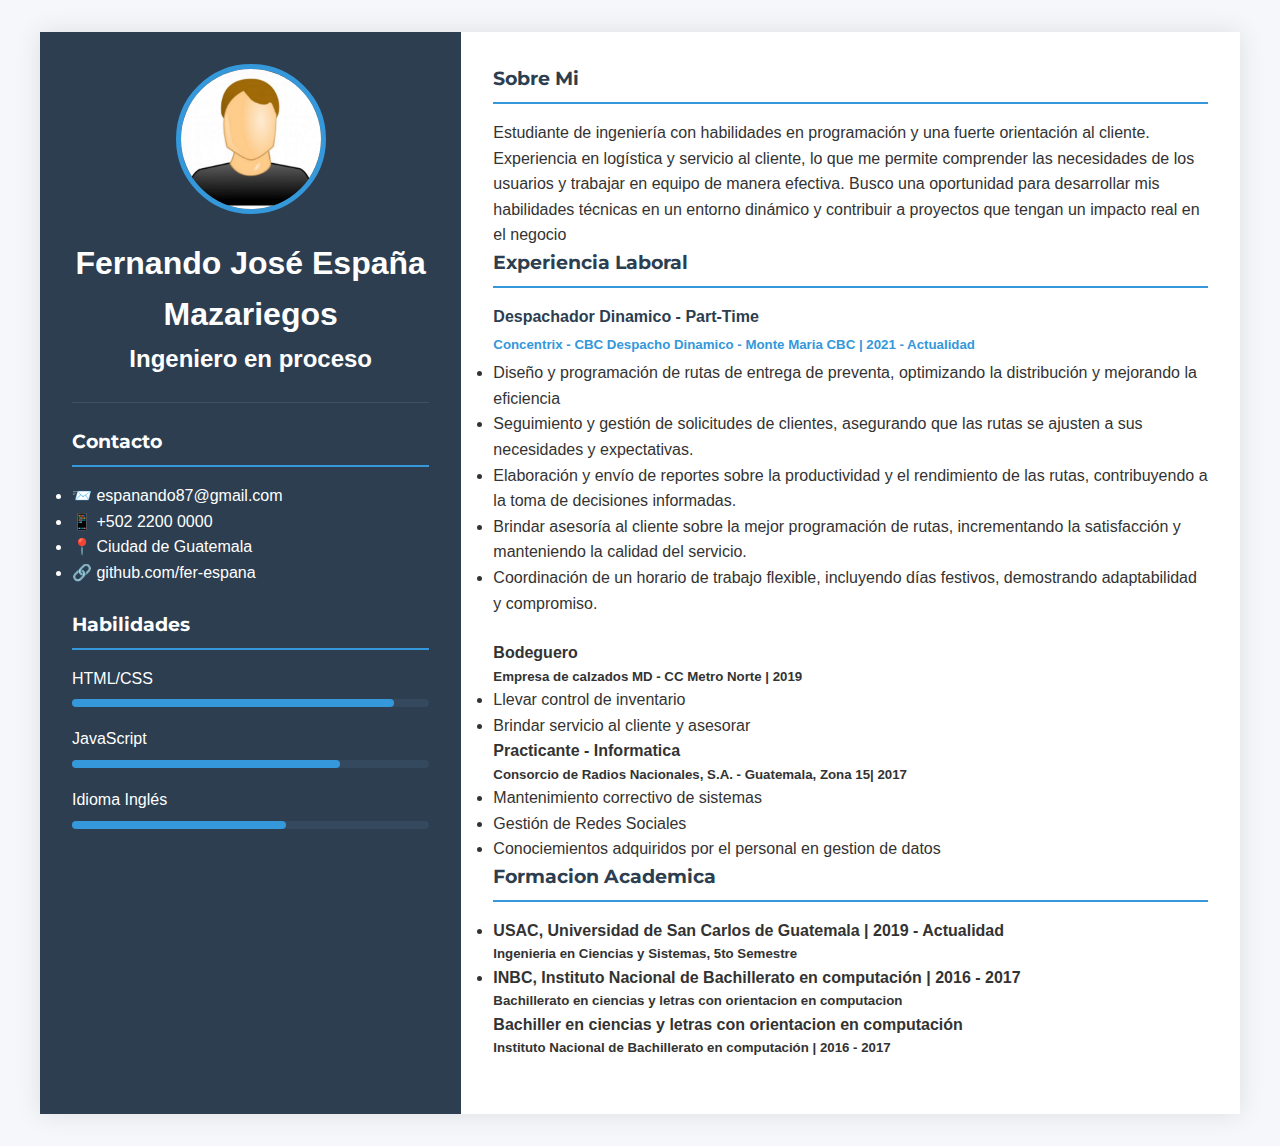
<file: index.html>
<!DOCTYPE html>
<html lang="en">
    <head> 
        <meta charset="UTF-8">
        <meta name=" viewport" content="width=device-width, initial-scale=1.0">
        <title>Mi CV Profesional</title>
        <link rel="stylesheet" href="style.css">
        <!-- Fuentes de Google -->
        <link href="https://fonts.googleapis.com/css2?family=Montserrat:wght@400;600;700&family=Open+Sans&display=swap" rel="stylesheet">
    </head>
    <body>
        <div class="container">
            <!--Seccion Izquierda (informacion principal)-->
            <aside class="sidebar">
                <div class="profile">
                    <img src="foto-perfil.jpg" alt="Foto de Perfil">
                    <h1>Fernando José España Mazariegos</h1>
                    <h2>Ingeniero en proceso</h2>
                </div>

                <div class="contacto">
                    <h3>Contacto</h3>
                    <ul>
                        <li>📨 espanando87@gmail.com</li>
                        <li>📱 +502 2200 0000</li>
                        <li>📍 Ciudad de Guatemala</li>
                        <li>🔗 github.com/fer-espana</li>
                    </ul>
                </div>

                <div class="skills">
                    <h3>Habilidades</h3>
                    <ul>
                        <li><span>HTML/CSS</span><div class="skill-bar"><div class="skill-level" style="width:90%"></div></div></li>
                        <li><span>JavaScript</span><div class="skill-bar"><div class="skill-level" style="width:75%"></div></div></li>
                        <li><span>Idioma Inglés</span><div class="skill-bar"><div class="skill-level" style="width:60%"></div></div></li>
                        <!-- Añade más habilidades -->
                    </ul>
                </div>
            </aside>
                <!-- seccion derecha (contenido principal) -->
                <main class="main-content">
                    <section class="about">
                        <h3>Sobre Mi</h3>
                        <p>Estudiante de ingeniería con habilidades en programación y una fuerte orientación al
cliente. Experiencia en logística y servicio al cliente, lo que me permite comprender las
necesidades de los usuarios y trabajar en equipo de manera efectiva. Busco una
oportunidad para desarrollar mis habilidades técnicas en un entorno dinámico y contribuir a
proyectos que tengan un impacto real en el negocio</p>
                    </section>
                    <section class="experience">
                        <h3>Experiencia Laboral</h3>
                        <div class="job">
                            <h4>Despachador Dinamico - Part-Time</h4>
                            <h5>Concentrix - CBC Despacho Dinamico - Monte Maria CBC | 2021 - Actualidad</h5>
                            <ul>
                                <li>Diseño y programación de rutas de entrega de preventa, optimizando la
distribución y mejorando la eficiencia
</li>
                                <li>Seguimiento y gestión de solicitudes de clientes, asegurando que las rutas
se ajusten a sus necesidades y expectativas.</li>
                                <li>Elaboración y envío de reportes sobre la productividad y el rendimiento de
las rutas, contribuyendo a la toma de decisiones informadas.</li>
                                <li>Brindar asesoría al cliente sobre la mejor programación de rutas,
incrementando la satisfacción y manteniendo la calidad del servicio.</li>
                                <li>Coordinación de un horario de trabajo flexible, incluyendo días festivos,
demostrando adaptabilidad y compromiso.
</li>
                            </ul>
                        </div>

                        <div class="job2">
                            
                            <h4>Bodeguero</h4>
                            <h5>Empresa de calzados MD - CC Metro Norte | 2019</h5>
                            <ul>
                                <li>Llevar control de inventario</li>
                                <li>Brindar servicio al cliente y asesorar</li>
                            </ul>
                        </div>

                        <div class="job3">
                            <h4>Practicante - Informatica</h4>
                            <h5>Consorcio de Radios Nacionales, S.A. - Guatemala, Zona 15| 2017</h5>
                            <ul>
                                <li>Mantenimiento correctivo de sistemas</li>
                                <li>Gestión de Redes Sociales</li>
                                <li>Conociemientos adquiridos por el personal en gestion de datos</li>
                            </ul>
                        </div>
                        <!-- mas experiencias laborales-->
                    </section>
                    <section class="formacion">
                        <h3>Formacion Academica</h3>
                        <div class="universidad">
                            <h4><li>USAC, Universidad de San Carlos de Guatemala | 2019 - Actualidad</li></h4>
                            <h5>Ingenieria en Ciencias y Sistemas, 5to Semestre</h5>
                        </div>
                        <div class="diversificado">
                            <h4><li>INBC, Instituto Nacional de Bachillerato en computación | 2016 - 2017</li></h4>
                            <h5>Bachillerato en ciencias y letras con orientacion en computacion</h5>
                        </div>
                        <div class="cursos">


                        </div>
                    </section>

                    <section class="education">
                        <div class="degree">
                            <h4>Bachiller en ciencias y letras con orientacion en computación</h4>
                            <h5>Instituto Nacional de Bachillerato en computación | 2016 - 2017</h5>
                        </div>
                    </section>
                </main>
        </div>
    </body>
</html>
</file>
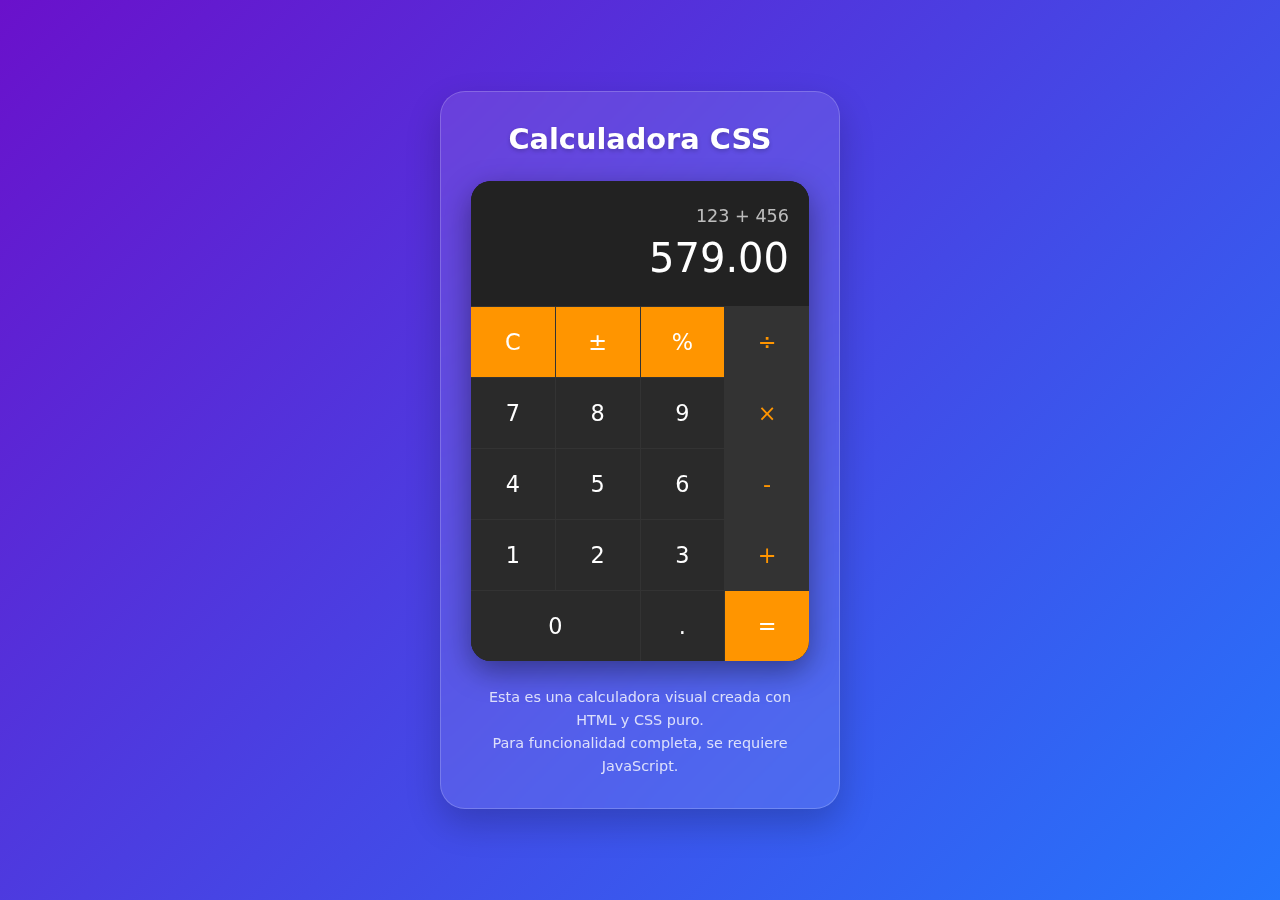
<file: Calculadora/index.html>
<!DOCTYPE html>
<html lang="es">
<head>
    <meta charset="UTF-8">
    <meta name="viewport" content="width=device-width, initial-scale=1.0">
    <title>Calculadora CSS</title>
    <link rel="stylesheet" href="style.css">
</head>
<body>
    <div class="calculator-container">
        <h1 class="calculator-title">Calculadora CSS</h1>
        
        <div class="calculator">
            <div class="display">
                <div class="previous-operation">123 + 456</div>
                <div class="current-operation">579.00</div>
            </div>
            
            <div class="buttons">
                <button class="special">C</button>
                <button class="special">±</button>
                <button class="special">%</button>
                <button class="operator">÷</button>
                
                <button>7</button>
                <button>8</button>
                <button>9</button>
                <button class="operator">×</button>
                
                <button>4</button>
                <button>5</button>
                <button>6</button>
                <button class="operator">-</button>
                
                <button>1</button>
                <button>2</button>
                <button>3</button>
                <button class="operator">+</button>
                
                <button class="double">0</button>
                <button>.</button>
                <button class="special">=</button>
            </div>
        </div>
        
        <div class="info">
            <p>Esta es una calculadora visual creada con HTML y CSS puro.</p>
            <p>Para funcionalidad completa, se requiere JavaScript.</p>
        </div>
    </div>
</body>
</html>
</file>
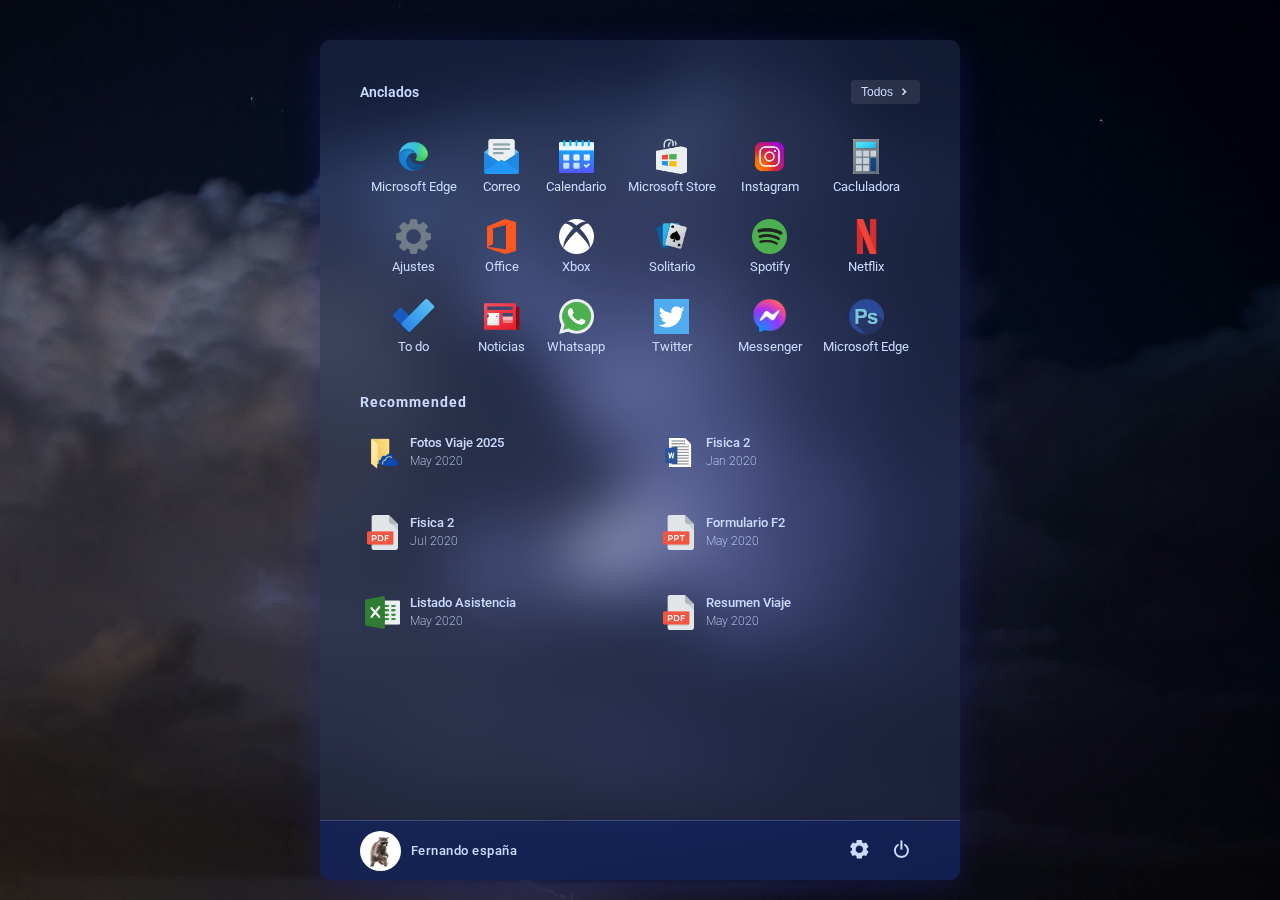
<file: Inicio-Windows11/index.html>
<!DOCTYPE html>
<html lang="en">
<head>
    <meta charset="UTF-8">
    <meta http-equiv="X-UA-Compatible" content="IE=edge">
    <meta name="viewport" content="width=device-width, initial-scale=1.0">
    <title>Windows 11</title>
    <link rel="stylesheet" href="style.css">
    <link href='https://unpkg.com/boxicons@2.0.7/css/boxicons.min.css' rel='stylesheet'>
    <link rel="preconnect" href="https://fonts.googleapis.com">
    <link rel="preconnect" href="https://fonts.gstatic.com" crossorigin>
    <link href="https://fonts.googleapis.com/css2?family=Roboto&display=swap" rel="stylesheet">
</head>
<body>
    <div class="container">
        <div class="options">
            <span>Anclados</span>
            <button>Todos <i class='bx bxs-chevron-right'></i></button>
        </div>
        <div class="icons-container">
            <div class="icono-cont">
                <img src="imgs/edge.png" alt="">
                <span>Microsoft Edge</span>
            </div>
            <div class="icono-cont">
                <img src="imgs/email.png" alt="">
                <span>Correo</span>
            </div>
            <div class="icono-cont">
                <img src="imgs/calendar.png" alt="">
                <span>Calendario</span>
            </div>
            <div class="icono-cont">
                <img src="imgs/microsoft.png" alt="">
                <span>Microsoft Store</span>
            </div>
            <div class="icono-cont">
                <img src="imgs/instagram.png" alt="">
                <span>Instagram</span>
            </div>
            <div class="icono-cont">
                <img src="imgs/calculadora-or.png" alt="">
                <span>Cacluladora</span>
            </div>
            <div class="icono-cont">
                <img src="imgs/settings.png" alt="">
                <span>Ajustes</span>
            </div>
            <div class="icono-cont">
                <img src="imgs/office.png" alt="">
                <span>Office</span>
            </div>
            <div class="icono-cont">
                <img src="imgs/xbox.png" alt="">
                <span>Xbox</span>
            </div>
            <div class="icono-cont">
                <img src="imgs/microsoft-solitaire-collection.png" alt="">
                <span>Solitario</span>
            </div>
            <div class="icono-cont">
                <img src="imgs/spotify.png" alt="">
                <span>Spotify</span>
            </div>
            <div class="icono-cont">
                <img src="imgs/netflix.png" alt="">
                <span>Netflix</span>
            </div>
            <div class="icono-cont">
                <img src="imgs/to-do.png" alt="">
                <span>To do</span>
            </div>
            <div class="icono-cont">
                <img src="imgs/news.png" alt="">
                <span>Noticias</span>
            </div>
            <div class="icono-cont">
                <img src="imgs/whatsapp.png" alt="">
                <span>Whatsapp</span>
            </div>
            <div class="icono-cont">
                <img src="imgs/twitter.png" alt="">
                <span>Twitter</span>
            </div>
            <div class="icono-cont">
                <img src="imgs/messenger.png" alt="">
                <span>Messenger</span>
            </div>
            <div class="icono-cont">
                <img src="imgs/photoshop.png" alt="">
                <span>Microsoft Edge</span>
            </div>
        </div>
        <h3>Recommended</h3>
        <div class="bottom-container">
            <div class="bottom-icons">
                <img src="imgs/one-drive.png" alt="">
                <div>
                    <p>Fotos Viaje 2025</p>
                    <span>May 2020</span>
                </div>
            </div>
            <div class="bottom-icons">
                <img src="imgs/word.png" alt="">
                <div>
                    <p>Fisica 2</p>
                    <span>Jan 2020</span>
                </div>
            </div>
            <div class="bottom-icons">
                <img src="imgs/pdf.png" alt="">
                <div>
                    <p>Fisica 2</p>
                    <span>Jul 2020</span>
                </div>
            </div>
            <div class="bottom-icons">
                <img src="imgs/ppt.png" alt="">
                <div>
                    <p>Formulario F2</p>
                    <span>May 2020</span>
                </div>
            </div>
            <div class="bottom-icons">
                <img src="imgs/excel.png" alt="">
                <div>
                    <p>Listado Asistencia</p>
                    <span>May 2020</span>
                </div>
            </div>
            <div class="bottom-icons">
                <img src="imgs/pdf.png" alt="">
                <div>
                    <p>Resumen Viaje</p>
                    <span>May 2020</span>
                </div>
            </div>
        </div>
        <div class="navbar">
            <div class="perfil">
                <img src="imgs/mapache.jpg" alt="">
                <span>Fernando españa</span>
            </div>
            <div class="config">
                <i class='bx bxs-cog'></i>
                <i class='bx bx-power-off'></i>
            </div>
        </div>
    </div>
</body>
</html>
</file>
<file: Calculadora/style.css>
* {
    margin: 0;
    padding: 0;
    box-sizing: border-box;
    font-family: 'Segoe UI', system-ui, sans-serif;
}

body {
    display: flex;
    justify-content: center;
    align-items: center;
    min-height: 100vh;
    background: linear-gradient(135deg, #6a11cb 0%, #2575fc 100%);
    padding: 20px;
}

.calculator-container {
    width: 100%;
    max-width: 400px;
    background-color: rgba(255, 255, 255, 0.1);
    backdrop-filter: blur(10px);
    border-radius: 25px;
    box-shadow: 0 15px 35px rgba(0, 0, 0, 0.2);
    padding: 30px;
    border: 1px solid rgba(255, 255, 255, 0.2);
}

.calculator-title {
    text-align: center;
    color: white;
    margin-bottom: 25px;
    font-weight: 600;
    font-size: 1.8rem;
    text-shadow: 0 2px 4px rgba(0, 0, 0, 0.2);
}

.calculator {
    background: #1a1a1a;
    border-radius: 20px;
    overflow: hidden;
    box-shadow: 0 10px 30px rgba(0, 0, 0, 0.4);
}

.display {
    background: #222;
    padding: 25px 20px;
    text-align: right;
    border-bottom: 1px solid #333;
    position: relative;
    overflow: hidden;
}

.previous-operation {
    color: rgba(255, 255, 255, 0.7);
    font-size: 1.1rem;
    min-height: 1.5rem;
    margin-bottom: 5px;
    overflow: hidden;
    text-overflow: ellipsis;
}

.current-operation {
    color: white;
    font-size: 2.5rem;
    font-weight: 500;
    overflow: hidden;
    text-overflow: ellipsis;
}

.buttons {
    display: grid;
    grid-template-columns: repeat(4, 1fr);
    gap: 1px;
    background: #333;
}

button {
    border: none;
    background: #2a2a2a;
    color: white;
    padding: 22px 10px;
    font-size: 1.4rem;
    cursor: pointer;
    outline: none;
    transition: all 0.2s ease;
    position: relative;
    overflow: hidden;
}

button::after {
    content: '';
    position: absolute;
    top: 50%;
    left: 50%;
    width: 0;
    height: 0;
    background: rgba(255, 255, 255, 0.1);
    border-radius: 50%;
    transform: translate(-50%, -50%);
    transition: width 0.4s ease, height 0.4s ease;
}

button:active::after {
    width: 200px;
    height: 200px;
}

button:hover {
    background: #333;
}

.operator {
    background: #333;
    color: #ff9500;
    font-weight: 500;
}

.operator:hover {
    background: #3a3a3a;
}

.special {
    background: #ff9500;
    color: white;
    font-weight: 500;
}

.special:hover {
    background: #ffaa33;
}

.double {
    grid-column: span 2;
}

.info {
    margin-top: 25px;
    text-align: center;
    color: rgba(255, 255, 255, 0.8);
    font-size: 0.9rem;
    line-height: 1.6;
}

@media (max-width: 450px) {
    .calculator-container {
        padding: 15px;
    }
    
    button {
        padding: 18px 5px;
        font-size: 1.2rem;
    }
    
    .current-operation {
        font-size: 2rem;
    }
}
</file>
<file: Inicio-Windows11/style.css>
* {
    padding: 0;
    margin: 0;
    box-sizing: border-box;
}

body {
    width: 100%;
    min-height: 100vh; /* Cambiado a min-height para mejor responsive */
    background-image: url(imgs/angela-compagnone-w2EFAqg_DvQ-unsplash.jpg);
    background-repeat: no-repeat;
    background-size: cover;
    background-attachment: fixed;
    background-position: center;
    font-family: 'Roboto', sans-serif;
    display: flex;
    justify-content: center;
    padding: 20px 0; /* Padding adicional para responsividad */
}

.container {
    width: 50%;
    border-radius: 10px;
    margin-top: 20px;
    padding: 40px;
    color: #fff;
    position: relative;
    background-color: rgba(38, 53,90, 0.45);
    backdrop-filter: blur(30px);
    box-shadow: 0 8px 32px 0 rgba(31,38,135,0.37);
    min-width: 600px;
    max-width: 95%; /* Límite máximo para pantallas grandes */
}

.options {
    display: flex;
    justify-content: space-between;
    align-items: center;
    margin-bottom: 20px;
}

.options span {
    font-weight: 600;
    font-size: 14px;
    color: #cadbff;
}

.options button {
    border: none;
    outline: none;
    padding: 5px 10px;
    display: flex;
    align-items: center;
    background-color: rgba(255, 255, 255, 0.096);
    font-size: 12px;
    cursor: pointer;
    color: #cadbff;
    border-radius: 4px;
    transition: background-color 0.3s;
}

.options button:hover {
    background-color: rgba(255, 255, 255, 0.2);
}

.options button i {
    margin-left: 5px;
}

.icons-container {
    display: grid;
    grid-template-columns: repeat(6, auto);
    grid-template-rows: repeat(3, 70px);
    gap: 10px 0;
    padding: 10px 0;
    font-size: 13px;
    color: #cadbff;
}

.icons-container .icono-cont {
    text-align: center;
    cursor: pointer;
    transition: all 0.3s ease;
    padding: 5px;
    border-radius: 6px;
}

.icons-container .icono-cont:hover {
    background-color: rgba(255, 255, 255, 0.1);
}

.icons-container .icono-cont span {
    margin-top: 2px;
    display: block;
    transition: transform 0.3s ease;
}

/* EFECTO ZOOM ANIMADO EN ICONOS */
.icons-container .icono-cont img {
    height: 35px;
    transition: transform 0.3s ease;
}

.icons-container .icono-cont:hover img {
    transform: scale(1.2);
}

.icons-container .icono-cont:hover span {
    transform: translateY(2px);
}

h3 {
    padding: 20px 0;
    color: #cadbff;
    font-size: 14px;
    letter-spacing: 1px;
}

.bottom-container {
    display: grid;
    grid-template-columns: repeat(2, auto);
    grid-template-rows: repeat(3, 70px);
    color: #cadbff;
    margin-bottom: 20px;
    gap: 10px;
}

.bottom-container .bottom-icons {
    display: flex;
    cursor: pointer;
    padding: 5px;
    border-radius: 6px;
    transition: all 0.3s ease;
}

.bottom-container .bottom-icons:hover {
    background-color: rgba(255, 255, 255, 0.1);
}

.bottom-container .bottom-icons img {
    height: 35px;
    margin-right: 10px;
    transition: transform 0.3s ease;
}

/* EFECTO ZOOM ANIMADO EN ICONOS INFERIORES */
.bottom-container .bottom-icons:hover img {
    transform: scale(1.15);
}

.bottom-icons div p {
    font-size: 13px;
    font-weight: 500;
}

.bottom-icons div span {
    font-size: 12px;
    font-weight: 200;
    line-height: 20px;
}

.navbar {
    position: absolute;
    width: 100%;
    border-radius: 0px 0 10px 10px;
    transform: translate(-40px);
    bottom: 0;
    padding: 0 40px;
    height: 60px;
    display: flex;
    justify-content: space-between;
    align-items: center;
    color: #cadbff;
    border-top: 1px solid rgba(255, 255, 255, 0.18);
    background: rgba(6, 35, 124, 0.383);
}

.navbar .perfil {
    display: flex;
    align-items: center;
}

.navbar .perfil img {
    height: 40px;
    border-radius: 50%;
    margin-right: 5px;
    cursor: pointer;
    transition: transform 0.3s ease;
}

/* Efecto zoom en avatar */
.navbar .perfil:hover img {
    transform: scale(1.1);
}

.navbar .perfil span {
    margin-left: 5px;
    font-size: 13px;
    letter-spacing: 0.5px;
    font-weight: 500;
}

.navbar .config i {
    font-size: 22px;
    padding: 0 8px;
    cursor: pointer;
    transition: transform 0.3s ease;
}

/* Efecto zoom en iconos de configuración */
.navbar .config i:hover {
    transform: scale(1.2);
}

/* Media queries para mejor responsividad */
@media (max-width: 900px) {
    .container {
        width: 80%;
    }
    
    .icons-container {
        grid-template-columns: repeat(4, auto);
        grid-template-rows: repeat(5, 70px);
    }
}

@media (max-width: 650px) {
    .container {
        min-width: unset;
        width: 95%;
        padding: 30px 20px;
    }
    
    .navbar {
        transform: translate(-20px);
        padding: 0 20px;
    }
    
    .icons-container {
        grid-template-columns: repeat(3, auto);
        grid-template-rows: repeat(6, 70px);
    }
    
    .bottom-container {
        grid-template-columns: 1fr;
        grid-template-rows: auto;
    }
}
</file>
<file: style.css>
/* Reset basico*/
*{
    margin: 0;
    padding: 0;
    box-sizing: border-box;
}

body {
    font-family: 'Arial', sans-serif;
    line-height: 1.6;
    color: #333;
    background: #f5f7fa;
}

.container {
    display: flex;
    max-width: 1200px;
    margin: 2rem auto;
    box-shadow: 0 0 25px rgba(0, 0, 0, 0.1);
    background: white;
}

/*Barra lateral*/
.sidebar {
    flex: 1;
    background: #2c3e50;
    color: white;
    padding: 2rem;
}

.profile {
    text-align: center;
    padding-bottom: 1.5rem;
    border-bottom: 1px solid rgba(255, 255, 255, 0.1);
}

.profile img {
    width: 150px;
    height: 150px;
    border-radius: 50%;
    object-fit: cover;
    border: 5px solid #3498db;
    margin-bottom: 1rem;
}

.sidebar h3 {
    font-family: 'Montserrat', sans-serif;
    margin: 1.5rem 0 1rem;
    padding-bottom: 0.5rem;
    border-bottom: 2px solid #3498db;
}

.contact ul, .skills ul {
    list-style: none;
}

.contact li {
    margin: 0.7rem 0;
    display: flex;
    align-items: center;
}

.contact li::before {
    content: "•";
    color: #3498db;
    margin-right: 8px;
    font-size: 1.2rem;
}

/* BARRAS DE HABILIDADES */
.skill-bar {
    background: #34495e;
    height: 8px;
    border-radius: 4px;
    margin: 0.5rem 0 1.2rem;
}

.skill-level {
    background: #3498db;
    height: 100%;
    border-radius: 4px;
}

/* CONTENIDO PRINCIPAL */
.main-content {
    flex: 2;
    padding: 2rem;
}

.main-content h3 {
    font-family: 'Montserrat', sans-serif;
    color: #2c3e50;
    margin-bottom: 1rem;
    padding-bottom: 0.5rem;
    border-bottom: 2px solid #3498db;
}

.job, .degree {
    margin-bottom: 1.5rem;
}

.job h4 {
    color: #2c3e50;
}

.job h5 {
    color: #3498db;
    font-weight: 600;
    margin: 0.3rem 0;
}

/* RESPONSIVE */
@media (max-width: 768px) {
    .container {
        flex-direction: column;
    }
    
    .sidebar {
        text-align: center;
    }
}
</file>
